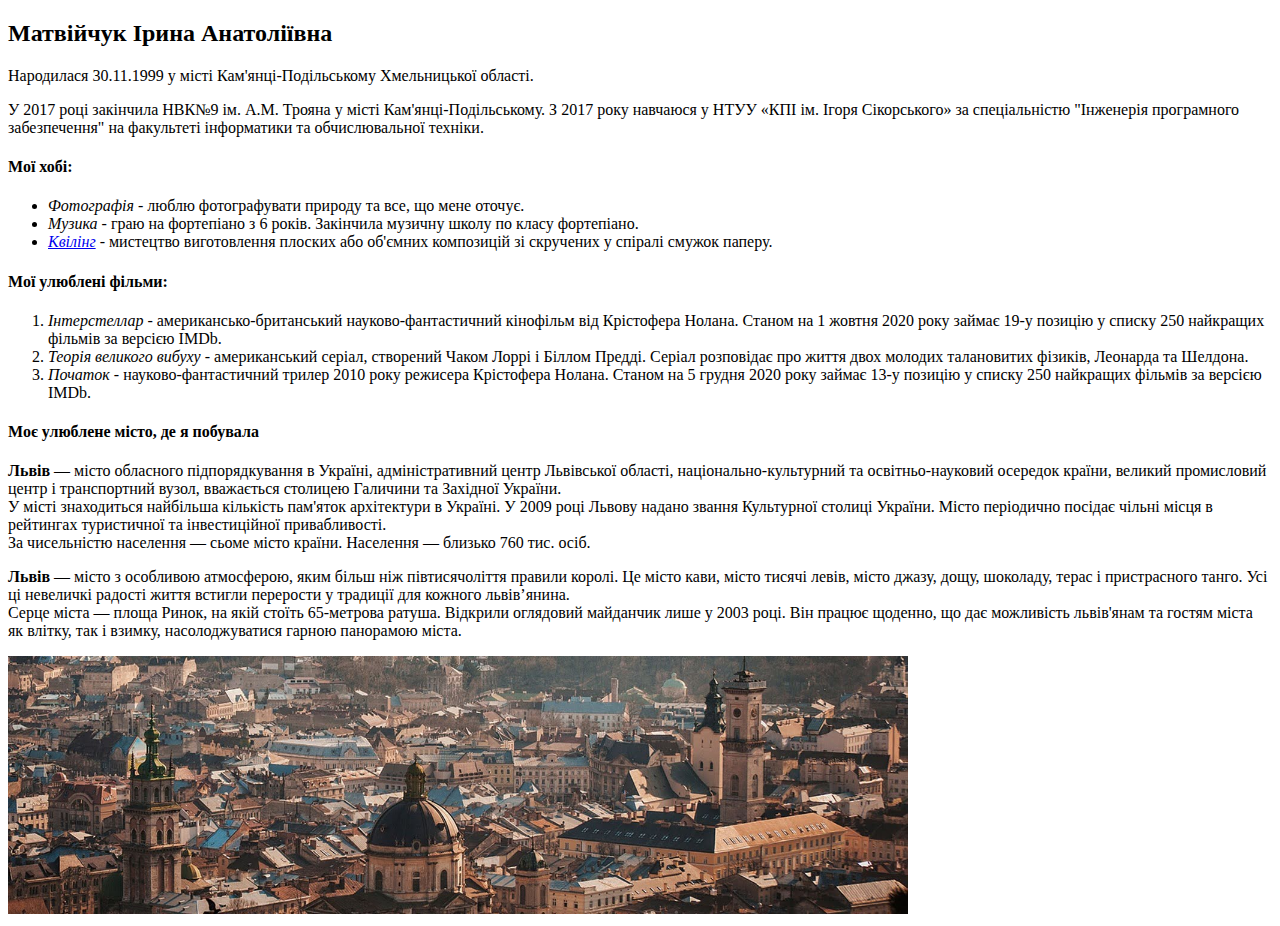
<file: lab1/index.html>
<!DOCTYPE html>
<html>
  <head>
    <title>Матвійчук І.А., група ІТ-72, лабораторна робота №1, варіант №10</title>
    <meta charset="UTF-8" />
    <meta name="keywords" content="HTML, FrontEnd, lab1" />
    <meta
      name="description"
      content="Лабораторна робота студентки ІТ-72 Матвійчук І.А. на тему 'Мова гіпертекстової розмітки сайту HTML-5'. Варіант №10."
    />
  </head>
  <body>
    <h2>Матвійчук Ірина Анатоліївна</h2>
    <p>
      Народилася 30.11.1999 у місті Кам'янці-Подільському Хмельницької області.
    </p>
    <p>
      У 2017 році закінчила НВК№9 ім. А.М. Трояна у місті Кам'янці-Подільському.
      З 2017 року навчаюся у НТУУ «КПІ ім. Ігоря Сікорського» за спеціальністю
      "Інженерія програмного забезпечення" на факультеті інформатики та
      обчислювальної техніки.
    </p>

    <h4>Мої хобі:</h4>
    <ul>
      <li>
        <i>Фотографія</i> - люблю фотографувати природу та все, що мене оточує.
      </li>
      <li>
        <i>Музика</i> - граю на фортепіано з 6 років. Закінчила музичну школу по
        класу фортепіано.
      </li>
      <li>
        <a href="https://en.wikipedia.org/wiki/Quilling"><i>Квілінг</i></a>
        - мистецтво виготовлення плоских або об'ємних композицій зі скручених у
        спіралі смужок паперу.
      </li>
    </ul>

    <h4>Мої улюблені фільми:</h4>
    <ol>
      <li>
        <i>Інтерстеллар</i> - американсько-британський науково-фантастичний
        кінофільм від Крістофера Нолана. Станом на 1 жовтня 2020 року займає
        19-у позицію у списку 250 найкращих фільмів за версією IMDb.
      </li>
      <li>
        <i>Теорія великого вибуху</i> - американський серіал, створений Чаком
        Лоррі і Біллом Предді. Серіал розповідає про життя двох молодих
        талановитих фізиків, Леонарда та Шелдона.
      </li>
      <li>
        <i>Початок</i> - науково-фантастичний трилер 2010 року режисера
        Крістофера Нолана. Станом на 5 грудня 2020 року займає 13-у позицію у
        списку 250 найкращих фільмів за версією IMDb.
      </li>
    </ol>

    <h4>Моє улюблене місто, де я побувала</h4>
    <p>
      <b>Львів</b> — місто обласного підпорядкування в Україні, адміністративний
      центр Львівської області, національно-культурний та освітньо-науковий
      осередок країни, великий промисловий центр і транспортний вузол,
      вважається столицею Галичини та Західної України.
      <br />
      У місті знаходиться найбільша кількість пам'яток архітектури в Україні. У
      2009 році Львову надано звання Культурної столиці України. Місто
      періодично посідає чільні місця в рейтингах туристичної та інвестиційної
      привабливості.
      <br />
      За чисельністю населення — сьоме місто країни. Населення — близько 760
      тис. осіб.
    </p>
    <p>
      <b>Львів</b> — місто з особливою атмосферою, яким більш ніж півтисячоліття
      правили королі. Це місто кави, місто тисячі левів, місто джазу, дощу,
      шоколаду, терас і пристрасного танго. Усі ці невеличкі радості життя
      встигли перерости у традиції для кожного львів’янина.
      <br />
      Серце міста — площа Ринок, на якій стоїть 65-метрова ратуша. Відкрили
      оглядовий майданчик лише у 2003 році. Він працює щоденно, що дає
      можливість львів'янам та гостям міста як влітку, так і взимку,
      насолоджуватися гарною панорамою міста.
    </p>
    <a href="https://lviv.travel/">
      <img src="./images/lviv.jpg" alt="Lviv image" width="900" />
    </a>
  </body>
</html>
</file>
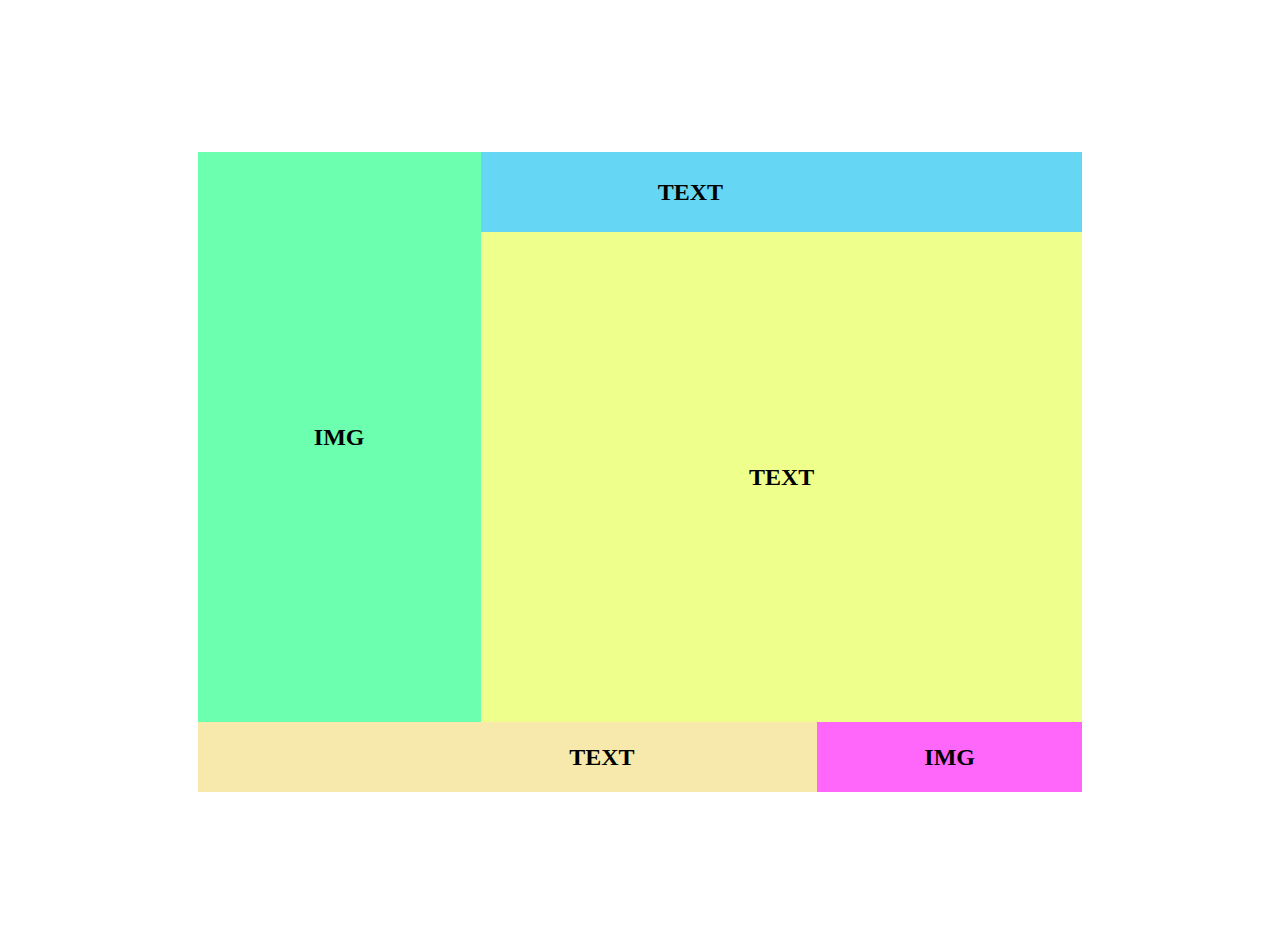
<file: lab3/index.html>
<!DOCTYPE html>
<html>
  <head>
    <title>
      Матвійчук І.А., група ІТ-72, лабораторна робота №3, варіант №10
    </title>
    <meta charset="UTF-8" />
    <meta name="keywords" content="HTML, FrontEnd, lab3" />
    <meta
      name="description"
      content="Лабораторна робота студентки ІТ-72 Матвійчук І.А. на тему 'Блочна верстка макету сайту за допомогою HTML і CSS'. Варіант №10."
    />
    <link rel="stylesheet" href="styles/style.css" />
  </head>
  <body>
    <div id="container">
      <div id="main-image"><h2>IMG</h2></div>
      <div id="title-text"><h2>TEXT</h2></div>
      <div id="main-text"><h2>TEXT</h2></div>
      <div id="clear"></div>
      <div id="footer-text"><h2>TEXT</h2></div>
      <div id="footer-image"><h2>IMG</h2></div>
    </div>
  </body>
</html>
</file>
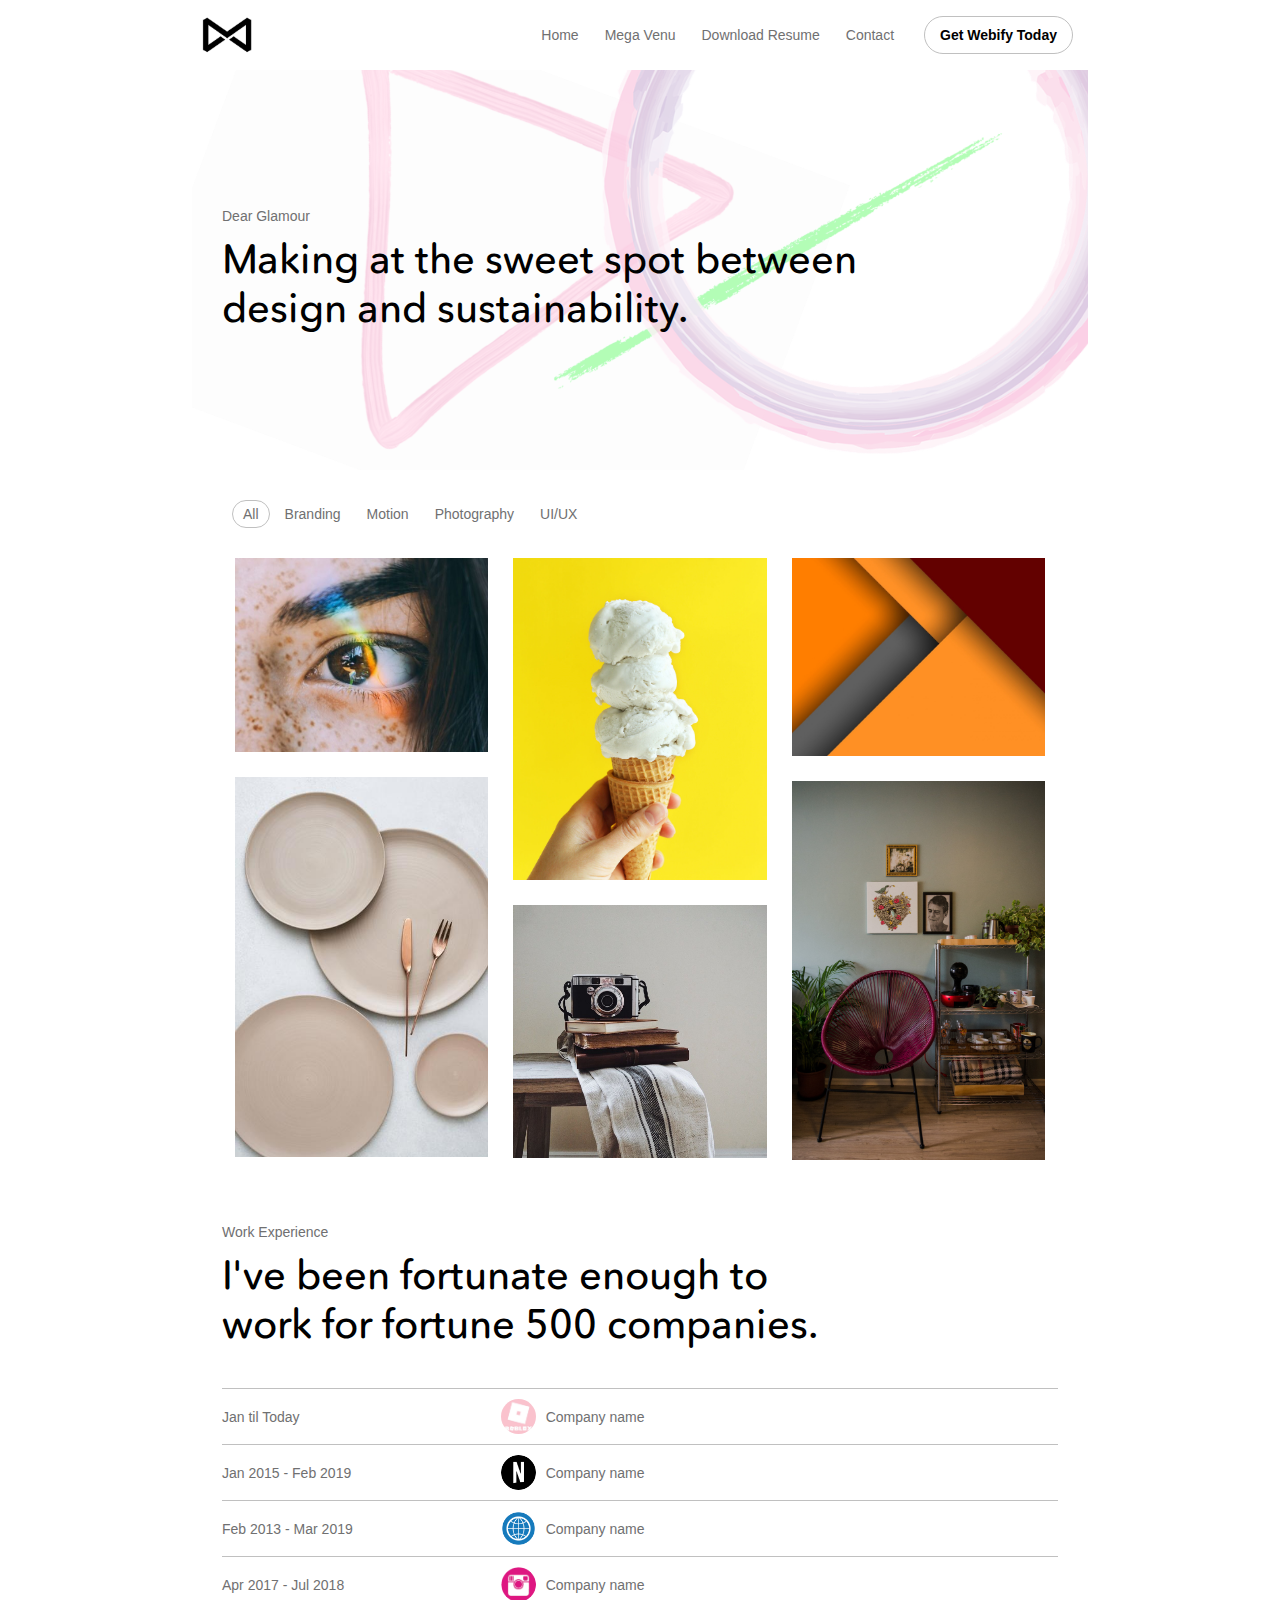
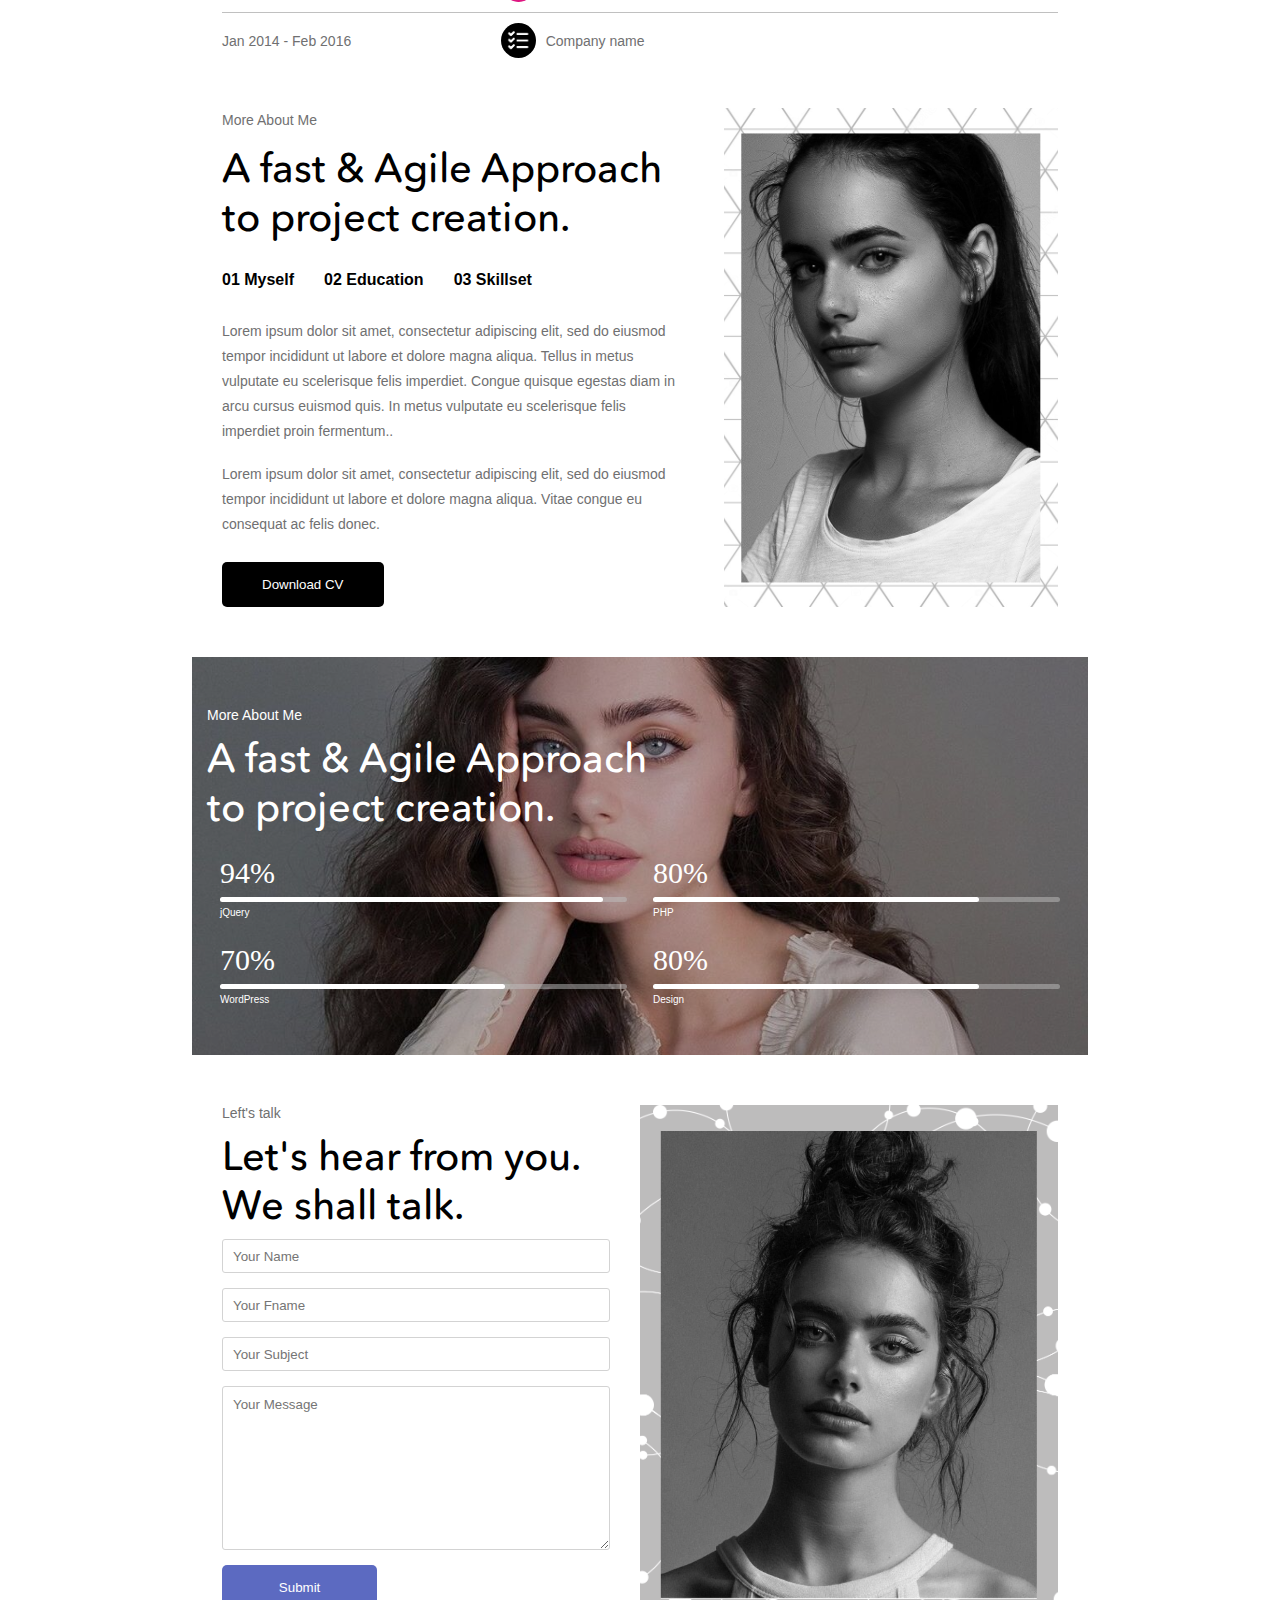
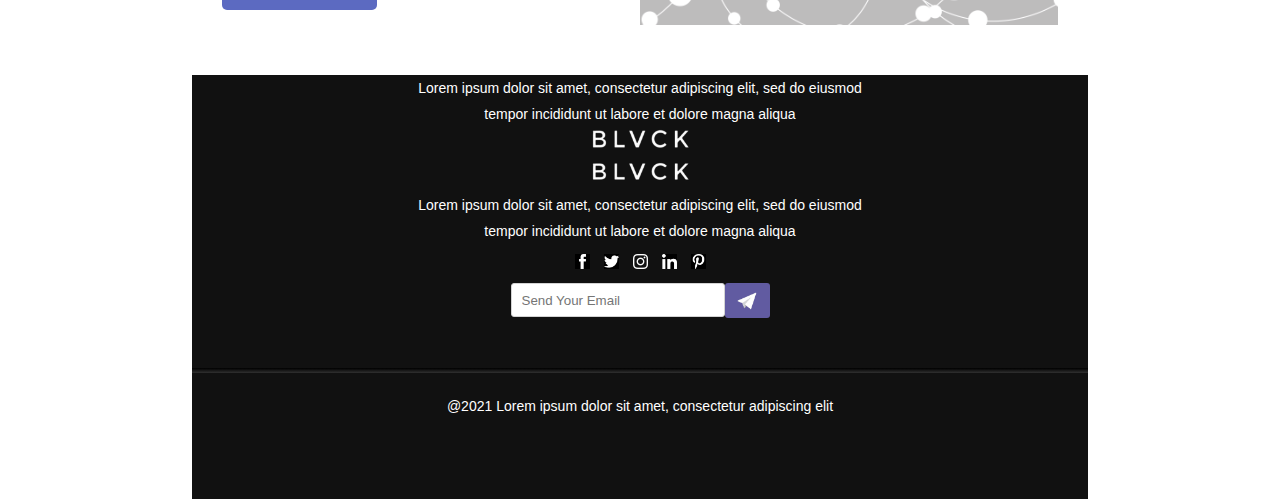
<file: lab4/index.html>
<!DOCTYPE html>
<html>
  <head>
    <title>
      Матвійчук І.А., група ІТ-72, лабораторна робота №4, варіант №10
    </title>
    <meta charset="UTF-8" />
    <meta name="keywords" content="HTML, FrontEnd, lab4" />
    <meta
      name="description"
      content="Лабораторна робота студентки ІТ-72 Матвійчук І.А. на тему 'Верстка сайту за допомогою HTML-5 і CSS-3 за зразком'. Варіант №10."
    />
    <link rel="stylesheet" href="styles/style.css" />
  </head>
  <body>
    <header>
      <img src="images/logo.jpg" alt="logo" class="logo" />
      <div class="navigation">
        <button class="button">Home</button>
        <button class="button">Mega Venu</button>
        <button class="button">Download Resume</button>
        <button class="button">Contact</button>
        <button class="button active highlighted">Get Webify Today</button>
      </div>
    </header>
    <section id="title">
      <p class="section-title">Dear Glamour</p>
      <h2>
        Making at the sweet spot between <br />
        design and sustainability.
      </h2>
    </section>
    <section>
      <div class="container">
        <button class="button active">All</button>
        <button class="button">Branding</button>
        <button class="button">Motion</button>
        <button class="button">Photography</button>
        <button class="button">UI/UX</button>
      </div>
      <div class="row">
        <div class="column">
          <img src="images/eye.jpg" />
          <img src="images/plate.jpg" />
        </div>
        <div class="column">
          <img src="images/icecream.jpg" />
          <img src="images/camera.jpg" />
        </div>
        <div class="column">
          <img src="images/triabgles.jpg" />
          <img src="images/chair.jpg" />
        </div>
      </div>
    </section>
    <section>
      <p class="section-title">Work Experience</p>
      <h2>
        I've been fortunate enough to <br />
        work for fortune 500 companies.
      </h2>
      <div id="list">
        <div class="divider"></div>
        <div class="item">
          <p class="work-period">Jan til Today</p>
          <div class="company-info">
            <img src="images/icon1.jpg" />
            <p>Company name</p>
          </div>
        </div>
        <div class="divider"></div>
        <div class="item">
          <p class="work-period">Jan 2015 - Feb 2019</p>
          <div class="company-info">
            <img src="images/icon2.png" />
            <p>Company name</p>
          </div>
        </div>
        <div class="divider"></div>
        <div class="item">
          <p class="work-period">Feb 2013 - Mar 2019</p>
          <div class="company-info">
            <img src="images/icon3.png" />
            <p>Company name</p>
          </div>
        </div>
        <div class="divider"></div>
        <div class="item">
          <p class="work-period">Apr 2017 - Jul 2018</p>
          <div class="company-info">
            <img src="images/icon4.png" />
            <p>Company name</p>
          </div>
        </div>
        <div class="divider"></div>
        <div class="item">
          <p class="work-period">Jan 2014 - Feb 2016</p>
          <div class="company-info">
            <img src="images/icon5.jpg" />
            <p>Company name</p>
          </div>
        </div>
      </div>
    </section>
    <section id="cv-section">
      <div class="cv">
        <p class="section-title">More About Me</p>
        <h2>
          A fast & Agile Approach <br />
          to project creation.
        </h2>
        <div id="cv-tabs">
          <button>01 Myself</button>
          <button>02 Education</button>
          <button>03 Skillset</button>
        </div>
        <p>
          Lorem ipsum dolor sit amet, consectetur adipiscing elit, sed do
          eiusmod tempor incididunt ut labore et dolore magna aliqua. Tellus in
          metus vulputate eu scelerisque felis imperdiet. Congue quisque egestas
          diam in arcu cursus euismod quis. In metus vulputate eu scelerisque
          felis imperdiet proin fermentum..
        </p>
        <br />
        <p>
          Lorem ipsum dolor sit amet, consectetur adipiscing elit, sed do
          eiusmod tempor incididunt ut labore et dolore magna aliqua. Vitae
          congue eu consequat ac felis donec.
        </p>
        <button id="download-cv-button">Download CV</button>
      </div>
      <div id="portrait">
        <img src="images/portrait.jpg" />
      </div>
    </section>
    <section id="skills-section">
      <p class="section-title">More About Me</p>
      <h2>
        A fast & Agile Approach <br />
        to project creation.
      </h2>
      <div class="row">
        <div class="column">
          <div id="jquery">
            <p class="percent">94%</p>
            <div class="empty">
              <div class="filled"></div>
            </div>
            <p class="skill">jQuery</p>
          </div>
          <div id="wordpress">
            <p class="percent">70%</p>
            <div class="empty">
              <div class="filled"></div>
            </div>
            <p class="skill">WordPress</p>
          </div>
        </div>
        <div class="column">
          <div id="php">
            <p class="percent">80%</p>
            <div class="empty">
              <div class="filled"></div>
            </div>
            <p class="skill">PHP</p>
          </div>
          <div id="design">
            <p class="percent">80%</p>
            <div class="empty">
              <div class="filled"></div>
            </div>
            <p class="skill">Design</p>
          </div>
        </div>
      </div>
    </section>
    <section id="lets-talk-section">
      <div id="lets-talk-form">
        <p class="section-title">Left's talk</p>
        <h2>
          Let's hear from you.<br />
          We shall talk.
        </h2>
        <form>
          <input type="text" id="your-name" placeholder="Your Name" />
          <input type="text" id="your-fname" placeholder="Your Fname" />
          <input type="text" id="your-subject" placeholder="Your Subject" />
          <textarea placeholder="Your Message"></textarea>
          <input type="submit" value="Submit" />
        </form>
      </div>
      <div id="form-image">
        <img src="images/portrait3.jpg" />
      </div>
    </section>
    <footer>
      <p>
        Lorem ipsum dolor sit amet, consectetur adipiscing elit, sed do eiusmod
      </p>
      <p>tempor incididunt ut labore et dolore magna aliqua</p>
      <img src="images/footer-logo.png" />
      <img src="images/footer-logo.png" />
      <p>
        Lorem ipsum dolor sit amet, consectetur adipiscing elit, sed do eiusmod
      </p>
      <p>tempor incididunt ut labore et dolore magna aliqua</p>
      <div id="social-icons">
        <img src="images/facebook.png" />
        <img src="images/twitter.png" />
        <img src="images/instagram.png" />
        <img src="images/linkedin.png" />
        <img src="images/pinterest.png" />
      </div>
      <form id="send-email-form">
        <input type="text" placeholder="Send Your Email" />
        <button type="submit">
          <img src="images/telegram.png" />
        </button>
      </form>
      <div id="footer-divider"></div>
      <p>@2021 Lorem ipsum dolor sit amet, consectetur adipiscing elit</p>
    </footer>
  </body>
</html>
</file>
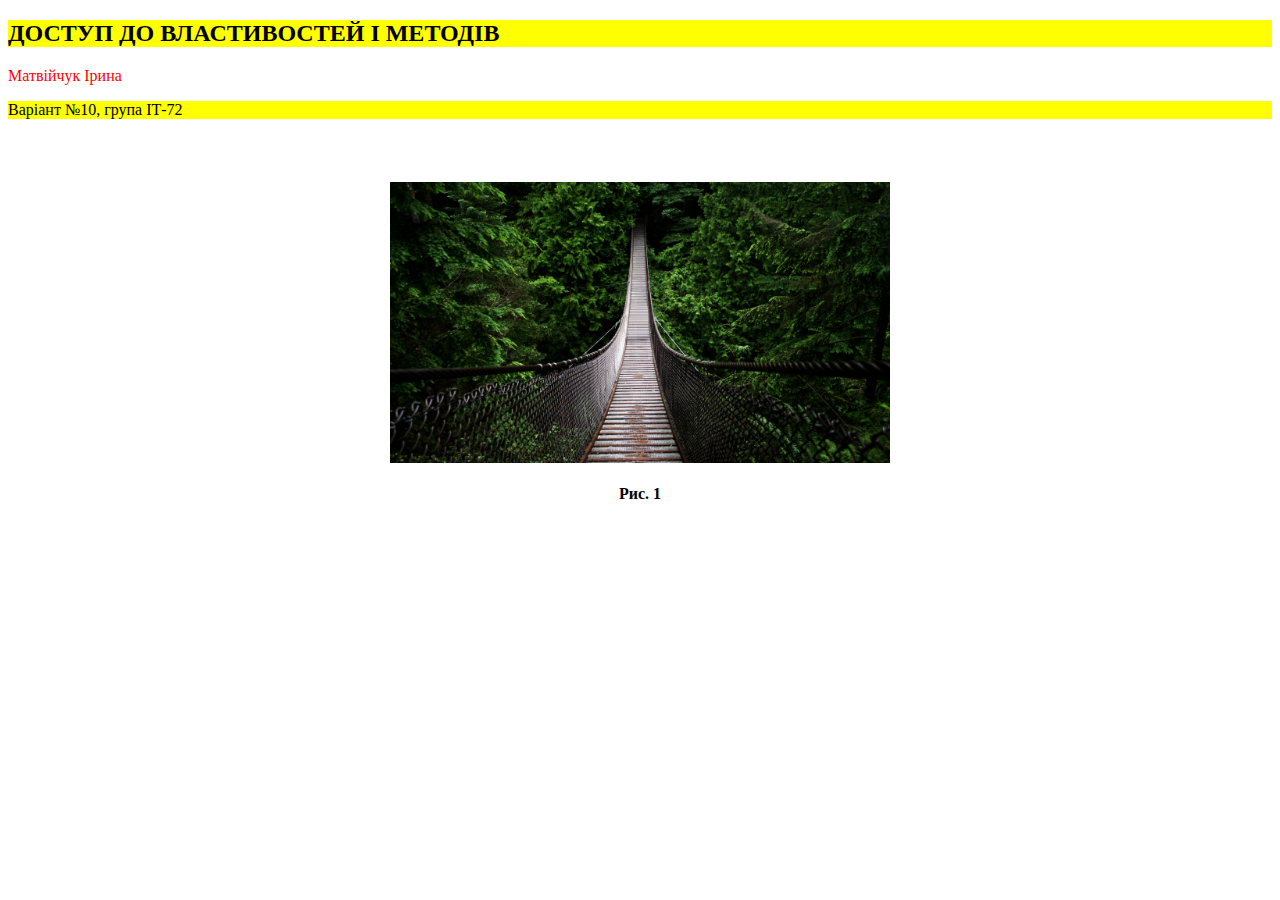
<file: lab5/index.html>
<!DOCTYPE html>
<html>
  <head>
    <title>
      Матвійчук І.А., група ІТ-72, лабораторна робота №5, варіант №10
    </title>
    <meta charset="UTF-8" />
    <meta name="keywords" content="HTML, FrontEnd, lab5" />
    <meta
      name="description"
      content="Лабораторна робота студентки ІТ-72 Матвійчук І.А. на тему 'Доступ до об'єктів і сценаріїв. Доступ до властивостей і методів об'єктів'. Варіант №10."
    />
    <link rel="stylesheet" href="styles/style.css" />
  </head>
  <body>
    <main>
      <section>
        <h2 id="title">ДОСТУП ДО ВЛАСТИВОСТЕЙ І МЕТОДІВ</h2>
        <p>Матвійчук Ірина</p>
        <div id="group">Варіант №10, група ІТ-72</div>
      </section>

      <section id="task2">
        <img src="images/image.jpg" />
        <h4 id="caption">Рис. 1</h4>
      </section>

      <script src="scripts/script.js"></script>
    </main>
  </body>
</html>
</file>
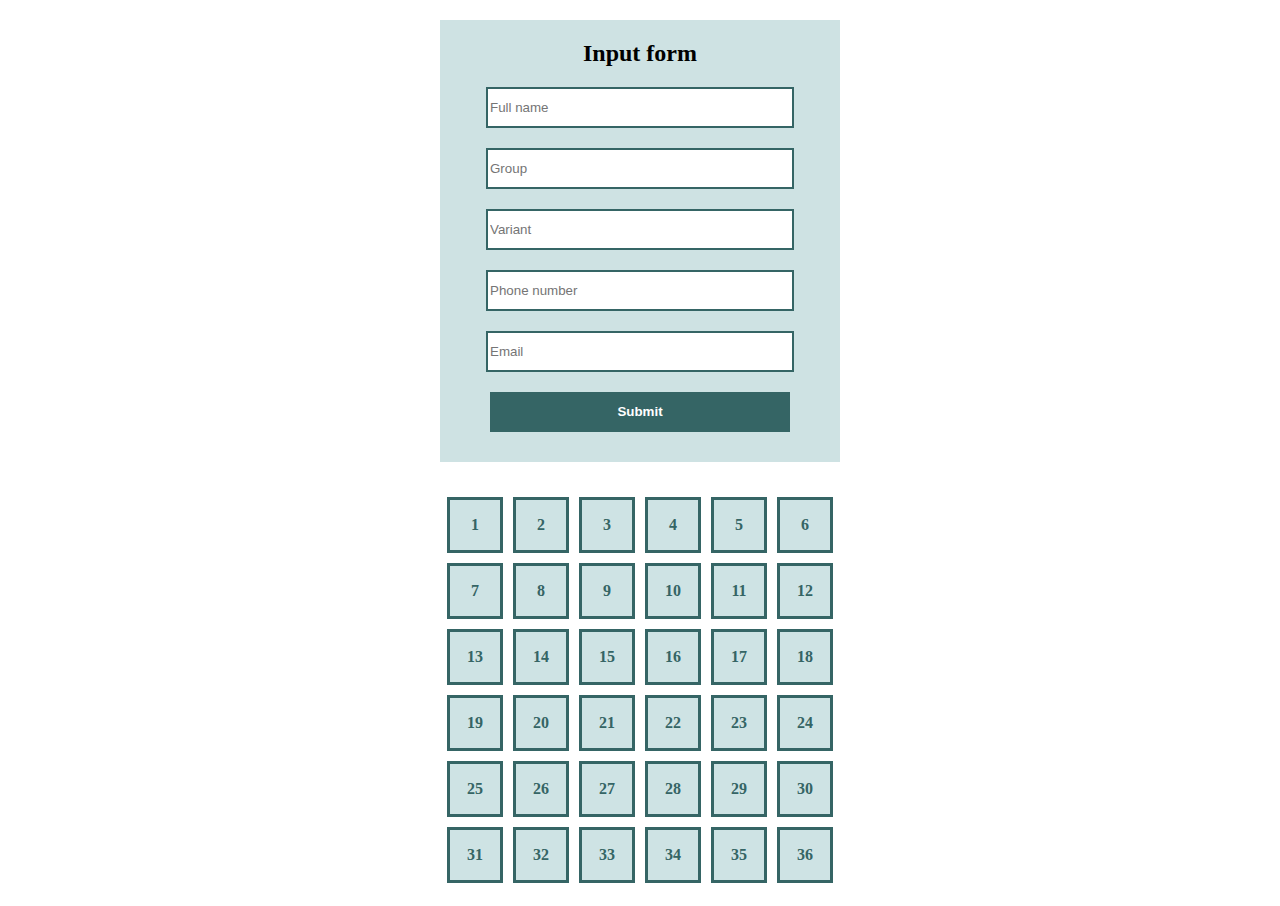
<file: lab6/index.html>
<!DOCTYPE html>
<html>
  <head>
    <title>
      Матвійчук І.А., група ІТ-72, лабораторна робота №6, варіант №10
    </title>
    <meta charset="UTF-8" />
    <meta name="keywords" content="HTML, FrontEnd, lab6" />
    <meta
      name="description"
      content="Лабораторна робота студентки ІТ-72 Матвійчук І.А. на тему 'JavaScript. Події'. Варіант №10."
    />
    <link rel="stylesheet" href="styles/style.css" />
  </head>
  <body>
    <main>
      <div id="form-container">
        <h2>Input form</h2>
        <form id="form" method="POST" onmousedown="onMouseDown()">
          <div class="input-field">
            <input
              type="text"
              id="full-name"
              name="fullName"
              placeholder="Full name"
            />
            <span id="error-full-name"></span>
          </div>
          <div class="input-field">
            <input type="text" id="group" , name="group" placeholder="Group" />
            <span id="error-group"></span>
          </div>
          <div class="input-field">
            <input
              type="number"
              id="variant"
              name="variant"
              placeholder="Variant"
            />
            <span id="error-variant"></span>
          </div>
          <div class="input-field">
            <input
              type="number"
              id="phone"
              name="phone"
              placeholder="Phone number"
            />
            <span id="error-phone"></span>
          </div>
          <div class="input-field">
            <input type="email" id="email" name="email" placeholder="Email" />
            <span id="error-email"></span>
          </div>
          <input type="submit" />
        </form>
      </div>

      <div id="table-container">
        <div id="table"></div>
        <input type="color" id="color-picker" />
      </div>
      <script src="scripts/formScript.js"></script>
      <script src="scripts/tableScript.js"></script>
    </main>
  </body>
</html>
</file>
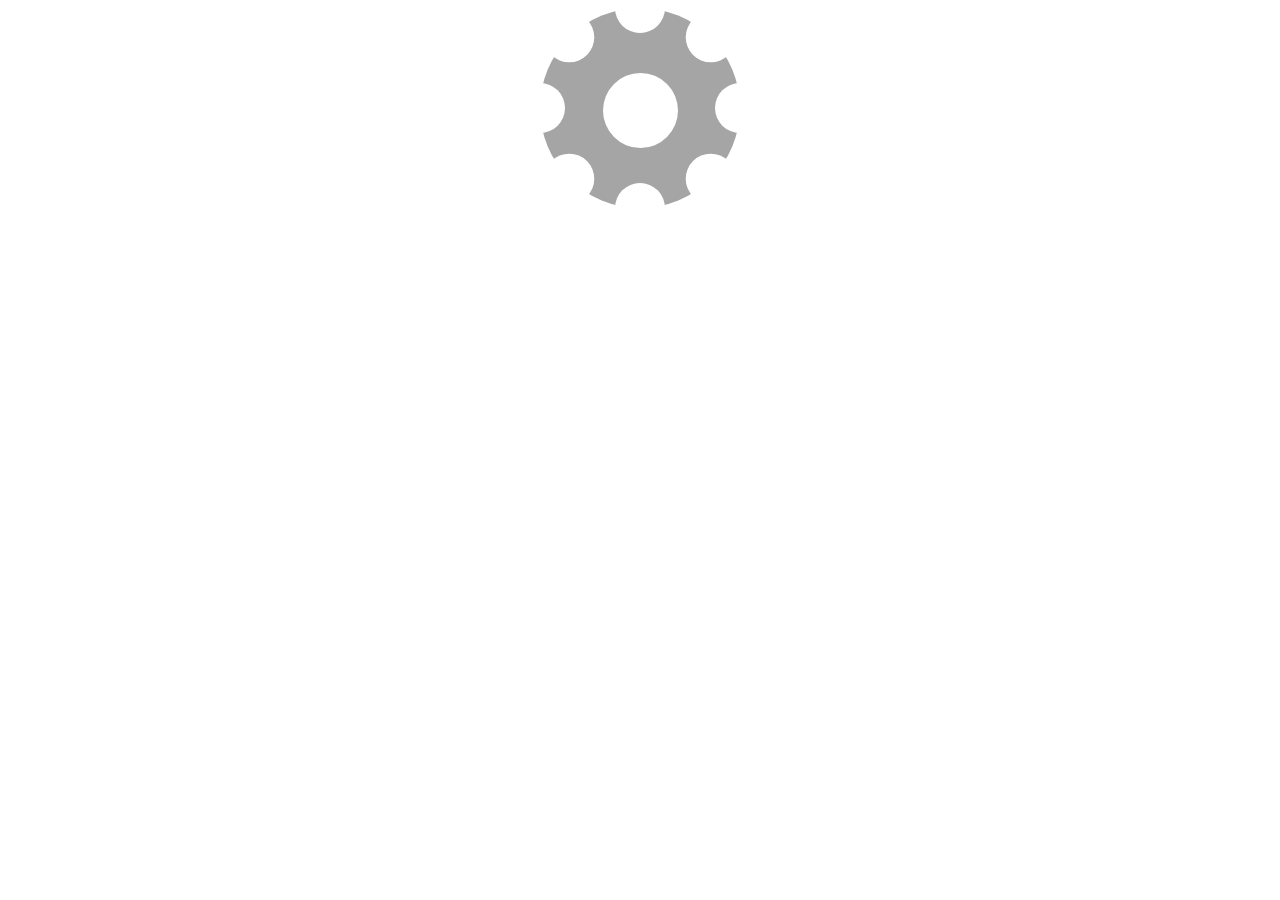
<file: lab2/task2.html>
<!DOCTYPE html>
<html>
  <head>
    <title>
      Матвійчук І.А., група ІТ-72, лабораторна робота №2, варіант №10
    </title>
    <meta charset="UTF-8" />
    <meta name="keywords" content="HTML, FrontEnd, lab2" />
    <meta
      name="description"
      content="Лабораторна робота студентки ІТ-72 Матвійчук І.А. на тему 'Мова гіпертекстової розмітки сайту HTML-5. Таблиці. Каскадна таблиця стилів CSS-3'. Варіант №10. Завдання №2."
    />
    <link rel="stylesheet" href="styles/style.css" />
  </head>
  <body>
    <div class="gear">
      <div class="notch"></div>
      <div class="notch"></div>
      <div class="notch"></div>
      <div class="notch"></div>
      <div class="notch"></div>
      <div class="notch"></div>
      <div class="notch"></div>
      <div class="notch"></div>
      <div class="center"></div>
    </div>
  </body>
</html>
</file>
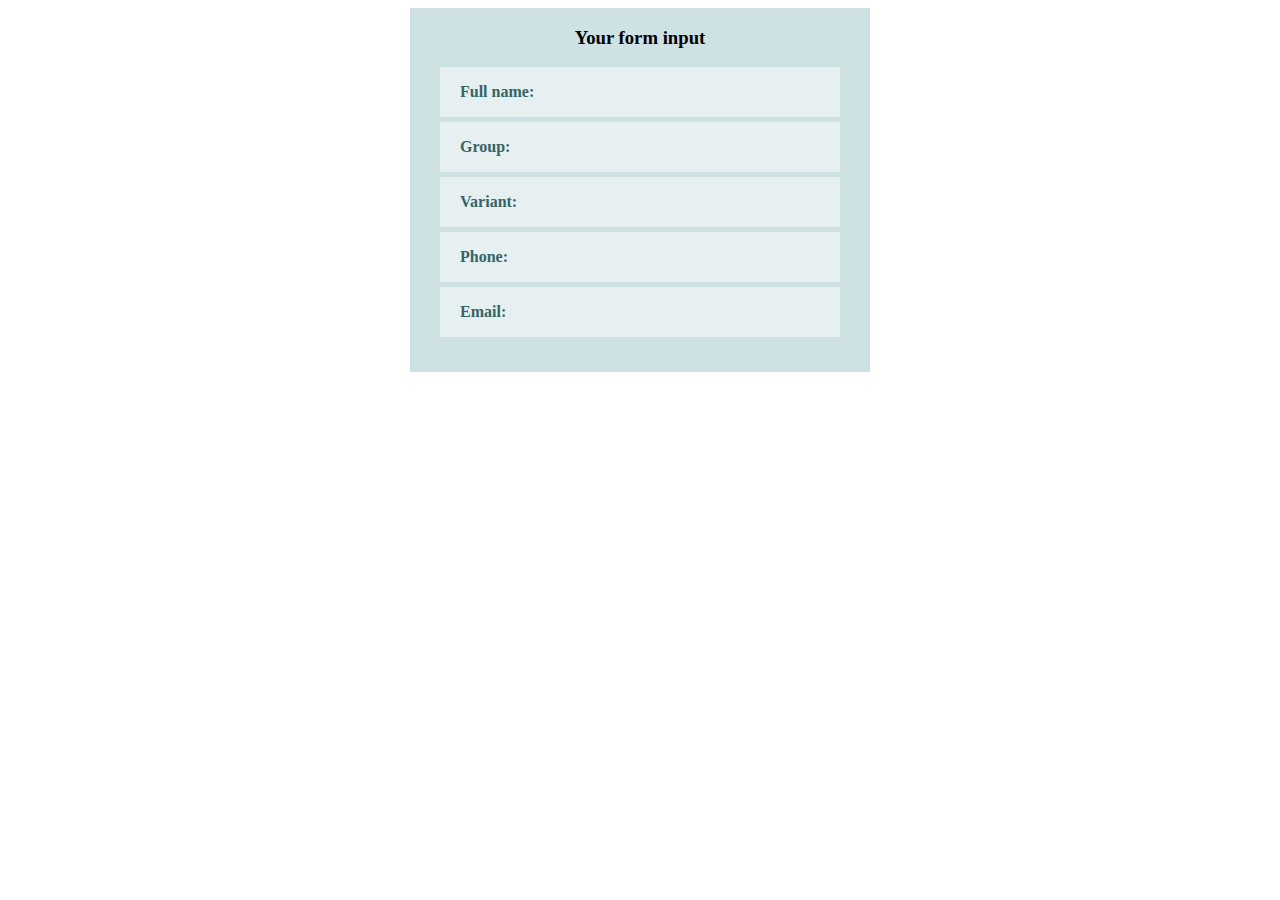
<file: lab6/formInput.html>
<!DOCTYPE html>
<html>
  <head>
    <title>
      Матвійчук І.А., група ІТ-72, лабораторна робота №6, варіант №10
    </title>
    <meta charset="UTF-8" />
    <meta name="keywords" content="HTML, FrontEnd, lab6" />
    <meta
      name="description"
      content="Лабораторна робота студентки ІТ-72 Матвійчук І.А. на тему 'JavaScript. Події'. Варіант №10."
    />
    <link rel="stylesheet" href="styles/formInputStyle.css" />
  </head>
  <body>
    <main>
      <div id="form-container">
        <h3>Your form input</h3>
        <div class="input-value">
          <p class="field-name">Full name:</p>
          <p id="full-name"></p>
        </div>
        <div class="input-value">
          <p class="field-name">Group:</p>
          <p id="group"></p>
        </div>
        <div class="input-value">
          <p class="field-name">Variant:</p>
          <p id="variant"></p>
        </div>
        <div class="input-value">
          <p class="field-name">Phone:</p>
          <p id="phone"></p>
        </div>
        <div class="input-value">
          <p class="field-name">Email:</p>
          <p id="email"></p>
        </div>
      </div>
      <script src="scripts/formInputsScript.js"></script>
    </main>
  </body>
</html>
</file>
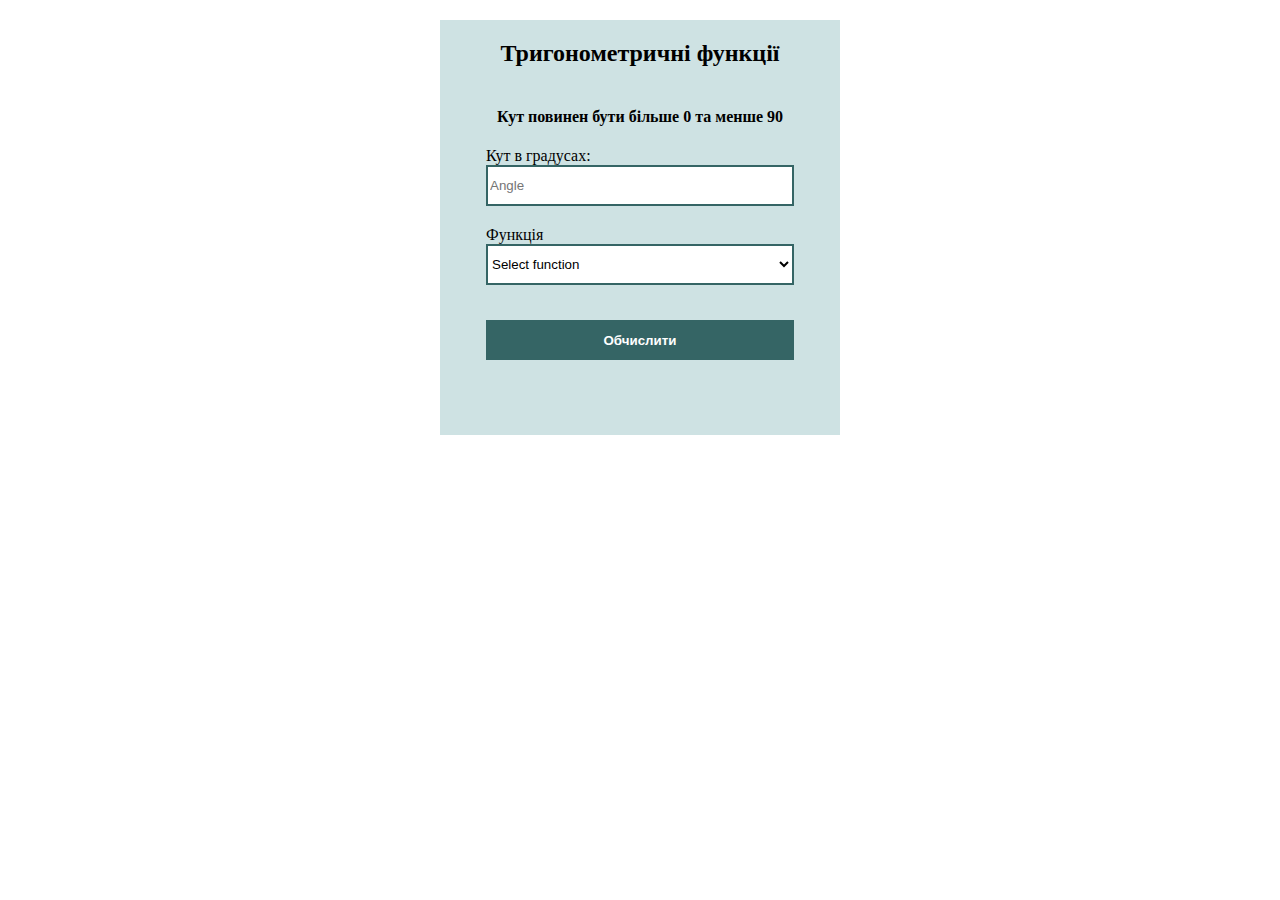
<file: lab7/calculator.html>
<!DOCTYPE html>
<html>
  <head>
    <title>
      Матвійчук І.А., група ІТ-72, лабораторна робота №7, варіант №10
    </title>
    <meta charset="UTF-8" />
    <meta name="keywords" content="HTML, FrontEnd, lab7" />
    <meta
      name="description"
      content="Лабораторна робота студентки ІТ-72 Матвійчук І.А. на тему 'JavaScript. Форми'. Варіант №10."
    />
    <link rel="stylesheet" href="styles/style.css" />
  </head>
  <body>
    <main>
      <div id="calculator-container">
        <h2>Тригонометричні функції</h2>
        <h4>Кут повинен бути більше 0 та менше 90</h4>
        <form id="calculator-form" method="POST" onchange="validateForm()">
          <div class="input-field">
            <label>Кут в градусах:</label>
            <input
              type="number"
              id="angle"
              name="angle"
              placeholder="Angle"
              min="0"
              max="90"
            />
            <span id="error-angle"></span>
          </div>
          <div class="input-field">
            <label>Функція</label>
            <select id="function-type" name="functionType">
              <option value="" disabled selected>Select function</option>
              <option value="sin">sin</option>
              <option value="cos">cos</option>
              <option value="tan">tg</option>
            </select>
            <span id="error-function-type"></span>
          </div>
          <input type="submit" value="Обчислити" onclick="onCalculatorSubmit(event)" />
          <span id="result-expression"></span>
        </form>
      </div>
      <script src="scripts/calculatorForm.js"></script>
    </main>
  </body>
</html>
</file>
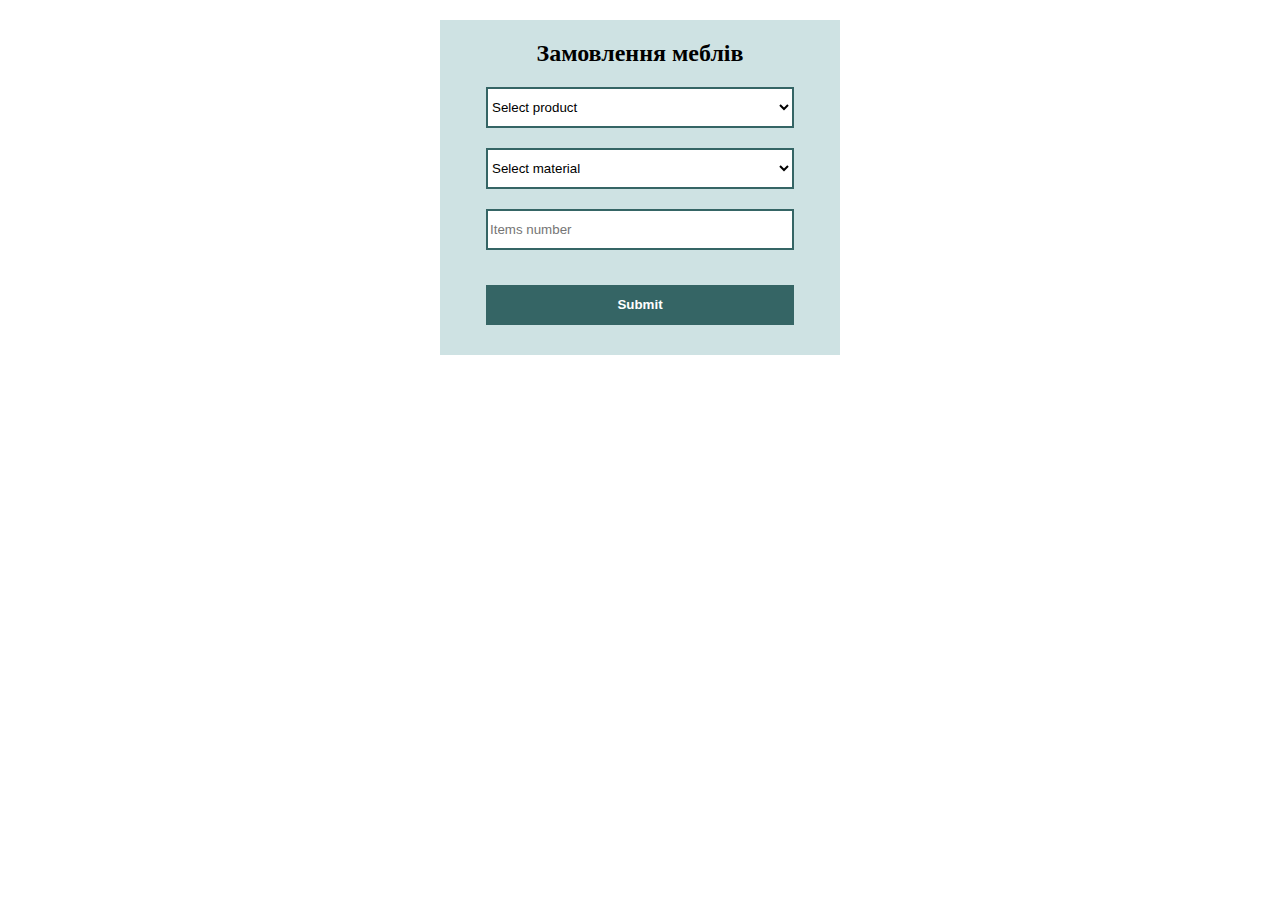
<file: lab7/orderFurniture.html>
<!DOCTYPE html>
<html>
  <head>
    <title>
      Матвійчук І.А., група ІТ-72, лабораторна робота №7, варіант №10
    </title>
    <meta charset="UTF-8" />
    <meta name="keywords" content="HTML, FrontEnd, lab7" />
    <meta
      name="description"
      content="Лабораторна робота студентки ІТ-72 Матвійчук І.А. на тему 'JavaScript. Форми'. Варіант №10."
    />
    <link rel="stylesheet" href="styles/style.css" />
  </head>
  <body>
    <main>
      <div id="form-container">
        <h2>Замовлення меблів</h2>
        <form id="order-form" method="POST" onchange="validateForm()">
          <div class="input-field">
            <select id="product" name="product">
              <option value="" disabled selected>Select product</option>
            </select>
            <span id="error-product"></span>
          </div>
          <div class="input-field">
            <select id="material" name="material">
              <option value="" disabled selected>Select material</option>
            </select>
            <span id="error-material"></span>
          </div>
          <div class="input-field">
            <input
              type="number"
              id="items-number"
              name="itemsNumber"
              placeholder="Items number"
              min="1"
              max="10"
            />
            <span id="error-items-number"></span>
          </div>
          <input type="submit" onclick="onOrderSubmit(event)" />
        </form>
      </div>
      <script src="scripts/fillOptions.js"></script>
      <script src="scripts/orderFurnitureForm.js"></script>
    </main>
  </body>
</html>
</file>
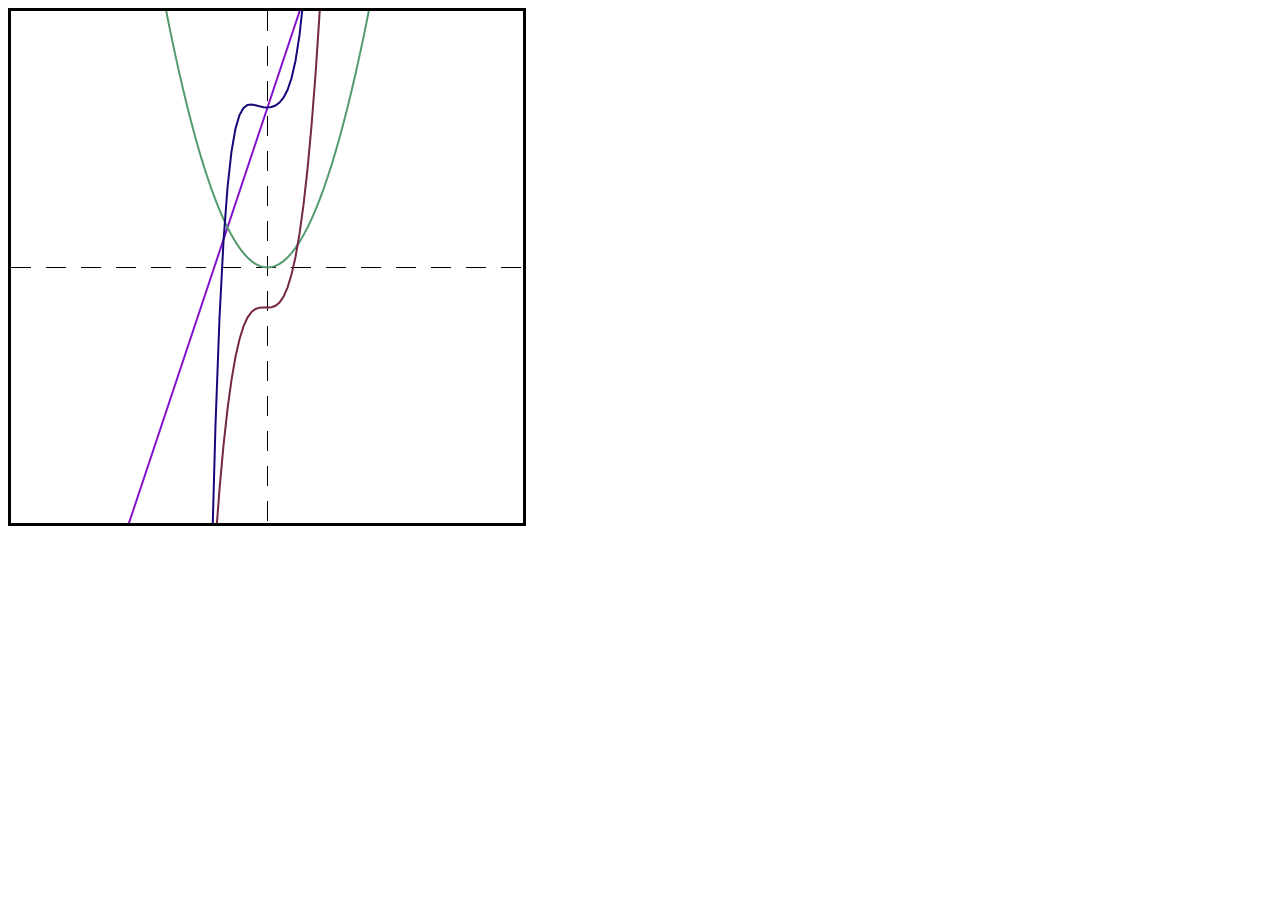
<file: lab7/plot.html>
<!DOCTYPE html>
<html>
  <head>
    <title>
      Матвійчук І.А., група ІТ-72, лабораторна робота №7, варіант №10
    </title>
    <meta charset="UTF-8" />
    <meta name="keywords" content="HTML, FrontEnd, lab7" />
    <meta
      name="description"
      content="Лабораторна робота студентки ІТ-72 Матвійчук І.А. на тему 'JavaScript. Форми'. Варіант №10."
    />
  </head>
  <body>
    <canvas
      id="canvas"
      width="512"
      height="512"
      style="border: 3px solid"
    ></canvas>
    <script src="scripts/plot.js"></script>
  </body>
</html>
</file>
<file: lab3/styles/style.css>
#container {
  margin: 12% 15%;
}

#container * {
  padding: 0;
  margin: 0;
}

#main-image {
  background-color: #6dffb0;
  float: left;
  height: 570px;
  width: 32%;
}

#title-text {
  background-color: #65d7f5;
  height: 80px;
}

#main-text {
  background-color: #efff8c;
  height: 490px;
}

#footer-text {
  background-color: #f7e8ac;
  float: left;
  height: 70px;
  width: 70%;
}

#footer-image {
  background-color: #ff67fb;
  height: 70px;
}

#clear {
  clear: both;
}

/* text style */

#main-image,
#main-text,
#footer-image {
  text-align: center;
}

#title-text h2 {
  display: inline-block;
  margin-left: 20%;
}

#footer-text h2 {
  margin-left: 60%;
}

#main-image {
  line-height: 570px;
}

#title-text {
  line-height: 80px;
}

#main-text {
  line-height: 490px;
}

#footer-text,
#footer-image {
  line-height: 70px;
}
</file>
<file: lab4/styles/style.css>
@font-face {
  font-family: "Avenir Next Rounded Std";
  src: url("../fonts/AvenirNextRoundedStd-Med.eot");
  src: local("Avenir Next Rounded Std Medium"),
    local("AvenirNextRoundedStd-Med"),
    url("../fonts/AvenirNextRoundedStd-Med.eot?#iefix")
      format("embedded-opentype"),
    url("../fonts/AvenirNextRoundedStd-Med.woff2") format("woff2"),
    url("../fonts/AvenirNextRoundedStd-Med.woff") format("woff"),
    url("../fonts/AvenirNextRoundedStd-Med.ttf") format("truetype");
  font-weight: 500;
  font-style: normal;
}

body {
  width: 70%;
  align-self: center;
  margin: auto;
}

section {
  margin-bottom: 50px;
  padding: 0px 30px;
}

h2 {
  font-family: "Avenir Next Rounded Std";
  font-weight: 500;
  font-size: 40px;
  margin: 0;
}

p {
  font-family: Helvetica;
  color: #707071;
  margin: 0;
  font-size: 14px;
}

.container {
  margin-left: 10px;
  margin-bottom: 20px;
}

header {
  display: flex;
  flex-direction: row;
  justify-content: space-between;
  align-items: center;
}

.logo {
  width: 70px;
}

.navigation {
  flex-direction: row;
}

.section-title {
  margin-bottom: 10px;
}

.button {
  padding: 5px 10px;
  background-color: white;
  border-radius: 15px;
  border-width: 1px;
  border-color: white;
  border-style: solid;
  font-family: Helvetica;
  font-size: 14px;
  color: #707071;
}

.active {
  border-color: silver;
}

.highlighted {
  font-weight: 700;
  padding: 10px 15px;
  border-radius: 20px;
  margin: 0px 15px;
  color: black;
}

#title {
  background-image: url(../images/title-background.png);
  background-position: center;
  background-color: rgba(255, 255, 255, 0.7);
  background-size: cover;
  background-blend-mode: lighten;
  height: 400px;
  display: flex;
  flex-direction: column;
  justify-content: center;
  margin-bottom: 30px;
}

.row {
  display: flex;
  flex-direction: row;
}

.column {
  margin: 0px 1.5%;
  flex: 1;
  flex-direction: column;
}

.column img {
  width: 100%;
  margin: 4% auto;
}

.work-period {
  flex: 1;
}

.company-info {
  display: flex;
  flex: 2;
  flex-direction: row;
  align-items: center;
}

.item {
  display: flex;
  flex-direction: row;
  align-items: center;
}

#list {
  margin-top: 40px;
}

.divider {
  background-color: silver;
  width: 100%;
  height: 1px;
  margin: 10px 0px;
}

.company-info img {
  width: 35px;
  border-radius: 50px;
  margin-right: 10px;
}

#cv-section,
#lets-talk-section {
  display: flex;
}

.cv {
  flex: 3;
}

.cv p {
  margin-right: 40px;
  line-height: 25px;
}

#download-cv-button {
  background-color: black;
  color: white;
  font-family: Helvetica;
  padding: 15px 40px;
  border-width: 0;
  border-radius: 5px;
  margin-top: 25px;
}

#portrait {
  flex: 2;
  overflow: hidden;
  position: relative;
  background-image: url(../images/portrait-background-pattern.jpg);
  background-position: top;
  background-size: cover;
  background-color: rgba(255, 255, 255, 0.7);
  background-blend-mode: lighten;
}

#cv-tabs {
  display: flex;
  flex-direction: row;
  margin: 20px 0;
}

#cv-tabs button {
  background-color: rgba(255, 255, 255, 0);
  border-width: 0px;
  font-weight: 700;
  font-size: 16px;
  padding: 10px 0px;
  margin-right: 30px;
  color: black;
}

#skills-section {
  background-image: url(../images/portrait2.jpg);
  background-color: rgba(0, 0, 0, 0.3);
  background-blend-mode: darken;
  background-position: center;
  background-size: cover;
  padding: 50px 15px;
}

#skills-section p,
#skills-section h2 {
  color: white;
}

.percent {
  font-family: "Avenir";
  font-weight: normal;
  font-size: 30px;
  margin-top: 25px;
  margin-bottom: 7px;
}

.skill {
  font-size: 10px;
  margin-top: 5px;
}

.filled {
  height: 5px;
  background-color: white;
  border-radius: 10px;
}

.empty {
  height: 5px;
  background-color: rgba(192, 192, 192, 0.5);
  width: 100%;
  border-radius: 10px;
}

#jquery .filled {
  width: 94%;
}

#wordpress .filled {
  width: 70%;
}

#php .filled,
#design .filled {
  width: 80%;
}

#lets-talk-form {
  flex: 1;
}

#form-image {
  flex: 1;
  overflow: hidden;
  position: relative;
  background-image: url(../images/portrait-background-pattern2.jpg);
  background-position: top;
  background-size: cover;
  background-color: rgba(255, 255, 255, 0.7);
  background-blend-mode: lighten;
}

#form-image img,
#portrait img {
  position: absolute;
  top: 50%;
  left: 50%;
  height: 90%;
  width: auto;
  transform: translate(-50%, -50%);
}

#lets-talk-form form {
  display: flex;
  flex-direction: column;
  margin-right: 30px;
  margin-top: 10px;
}

#lets-talk-form form * {
  margin-bottom: 15px;
}

input[type="text"],
textarea {
  border-color: lightgray;
  border-style: solid;
  border-width: 1px;
  border-radius: 3px;
  font-family: Helvetica;
  padding-left: 10px;
}

input[type="text"] {
  height: 30px;
}

#lets-talk-form form input[type="submit"] {
  width: 40%;
  padding: 15px 0px;
  border-width: 0px;
  border-radius: 5px;
  color: white;
  background-color: #5c6ac1;
}

textarea {
  resize: vertical;
  height: 150px;
  min-height: 50px;
  max-height: 300px;
  padding-top: 10px;
}

footer {
  background-color: #111111;
  display: flex;
  flex-direction: column;
  align-items: center;
  padding-bottom: 80px;
}

footer p {
  color: white;
  margin: 5px;
  text-align: center;
}

footer img {
  width: 100px;
  margin-bottom: 10px;
}

#social-icons img {
  width: 15px;
  margin: 10px 5px;
}

#send-email-form {
  display: flex;
  flex-direction: row;
}

#send-email-form input[type="text"] {
  width: 200px;
}

#send-email-form button {
  display: flex;
  justify-content: center;
  align-items: center;
  border-width: 0px;
  border-radius: 3px;
  height: 35px;
  width: 45px;
  background-color: #615ba1;
}

#send-email-form img {
  width: 20px;
  margin: auto;
}

#footer-divider {
  background: linear-gradient(black, #303030);
  height: 5px;
  width: 100%;
  margin-top: 50px;
  margin-bottom: 20px;
}

@media screen and (max-width: 1200px) {
  body {
    width: 100%;
  }
}

@media screen and (max-width: 645px) {
  #skills-section .row {
    flex-direction: column;
  }

  header {
    display: flex;
    flex-direction: column;
    margin-bottom: 10px;
    background-image: url(../images/logo.jpg);
    background-color: rgba(255, 255, 255, 0.7);
    background-blend-mode: lighten;
    background-size: 70px;
    background-repeat: no-repeat;
  }

  .navigation {
    display: flex;
    flex-direction: column;
  }

  .logo {
    display: none;
  }
}

@media screen and (max-width: 900px) {
  #portrait,
  #form-image {
    flex: 0;
  }

  #cv-section,
  #lets-talk-section {
    background-position: top;
    background-size: cover;
    background-color: rgba(0, 0, 0, 0.3);
    background-blend-mode: darken;
    padding: 50px 15px;
  }

  #cv-section {
    background-image: url(../images/portrait.jpg);
  }

  #lets-talk-section {
    background-image: url(../images/portrait3.jpg);
  }

  #cv-section p,
  #cv-section h2,
  #cv-section button,
  #lets-talk-section p,
  #lets-talk-section h2 {
    color: white;
  }

  #lets-talk-form form {
    margin-right: 0px;
  }
}
</file>
<file: lab5/styles/style.css>
section {
  margin-bottom: 5%;
}

#task2 {
  display: flex;
  flex-direction: column;
  align-items: center;
}
</file>
<file: lab6/styles/style.css>
#form-container {
  background-color: #cee2e3;
  max-width: 400px;
  margin: auto;
  display: flex;
  flex-direction: column;
  align-items: center;
  padding-bottom: 30px;
  margin-top: 20px;
  margin-bottom: 30px;
}

form {
  display: flex;
  flex-direction: column;
  align-items: center;
}

.input-field {
  display: flex;
  flex-direction: column;
}

input {
  height: 35px;
  width: 300px;
  border-style: solid;
  border-color: #356565;
}

input[type="submit"] {
  background-color: #356565;
  color: white;
  height: 40px;
  font-weight: 700;
}

span {
  display: inline-block;
  width: 300px;
  height: 20px;
  font-size: 13px;
  color: #d45741;
}

#table-container {
  display: flex;
  flex-direction: column;
  align-items: center;
}

#table {
  display: flex;
  flex-direction: column;
  margin-bottom: 10px;
}

.row {
  display: flex;
  flex-direction: row;
}

.square {
  background-color: #cee3e4;
  height: 50px;
  width: 50px;
  margin: 5px;
  display: flex;
  justify-content: center;
  align-items: center;
  color: #356565;
  font-weight: 700;
  border-width: 3px;
  border-style: solid;
}
</file>
<file: lab2/styles/style.css>
.gear {
  position: relative;
  width: 200px;
  height: 200px;
  margin: auto;
  background: #a5a5a5;
  border-radius: 50%;
}

.gear .center {
  position: relative;
  margin: auto;
  top: 65px;
  width: 75px;
  height: 75px;
  background: white;
  border-radius: 50%;
}

.gear .notch {
  position: absolute;
  top: 75px;
  left: 75px;
  width: 50px;
  height: 50px;
  background: white;
  border-radius: 50%;
}

.gear .notch:nth-child(1) {
  transform: rotate(0deg) translate(100px);
}
.gear .notch:nth-child(2) {
  transform: rotate(45deg) translate(100px);
}
.gear .notch:nth-child(3) {
  transform: rotate(90deg) translate(100px);
}
.gear .notch:nth-child(4) {
  transform: rotate(135deg) translate(100px);
}
.gear .notch:nth-child(5) {
  transform: rotate(180deg) translate(100px);
}
.gear .notch:nth-child(6) {
  transform: rotate(225deg) translate(100px);
}
.gear .notch:nth-child(7) {
  transform: rotate(270deg) translate(100px);
}
.gear .notch:nth-child(8) {
  transform: rotate(315deg) translate(100px);
}
</file>
<file: lab6/styles/formInputStyle.css>
h3 {
  align-self: center;
}

#form-container {
  background-color: #cee2e3;
  max-width: 400px;
  margin: auto;
  display: flex;
  flex-direction: column;
  padding-left: 30px;
  padding-right: 30px;
  padding-bottom: 30px;
}

.input-value {
  display: flex;
  flex-direction: row;
  background-color: #e6f0f1;
  margin-bottom: 5px;
  padding-left: 5%;
}

.field-name {
  font-weight: 700;
  margin-right: 5px;
  color: #356565;
}
</file>
<file: lab7/styles/style.css>
#form-container,
#calculator-container {
  background-color: #cee2e3;
  max-width: 400px;
  margin: auto;
  display: flex;
  flex-direction: column;
  align-items: center;
  padding-bottom: 30px;
  margin-top: 20px;
  margin-bottom: 30px;
}

form {
  display: flex;
  flex-direction: column;
  align-items: center;
}

.input-field {
  display: flex;
  flex-direction: column;
}

input {
  height: 35px;
  width: 300px;
  border-style: solid;
  border-color: #356565;
}

select {
  height: 41px;
  width: 308px;
  border-style: solid;
  border-width: 2px;
  border-color: #356565;
  background-color: white;
}

input[type="submit"] {
  background-color: #356565;
  color: white;
  height: 40px;
  width: 308px;
  font-weight: 700;
  margin-top: 15px;
}

span {
  display: inline-block;
  width: 300px;
  height: 20px;
  font-size: 13px;
  color: #d45741;
}

#result-expression {
  width: 300px;
  height: 30px;
  font-size: 16px;
  color: black;
  margin-top: 15px;
}
</file>
